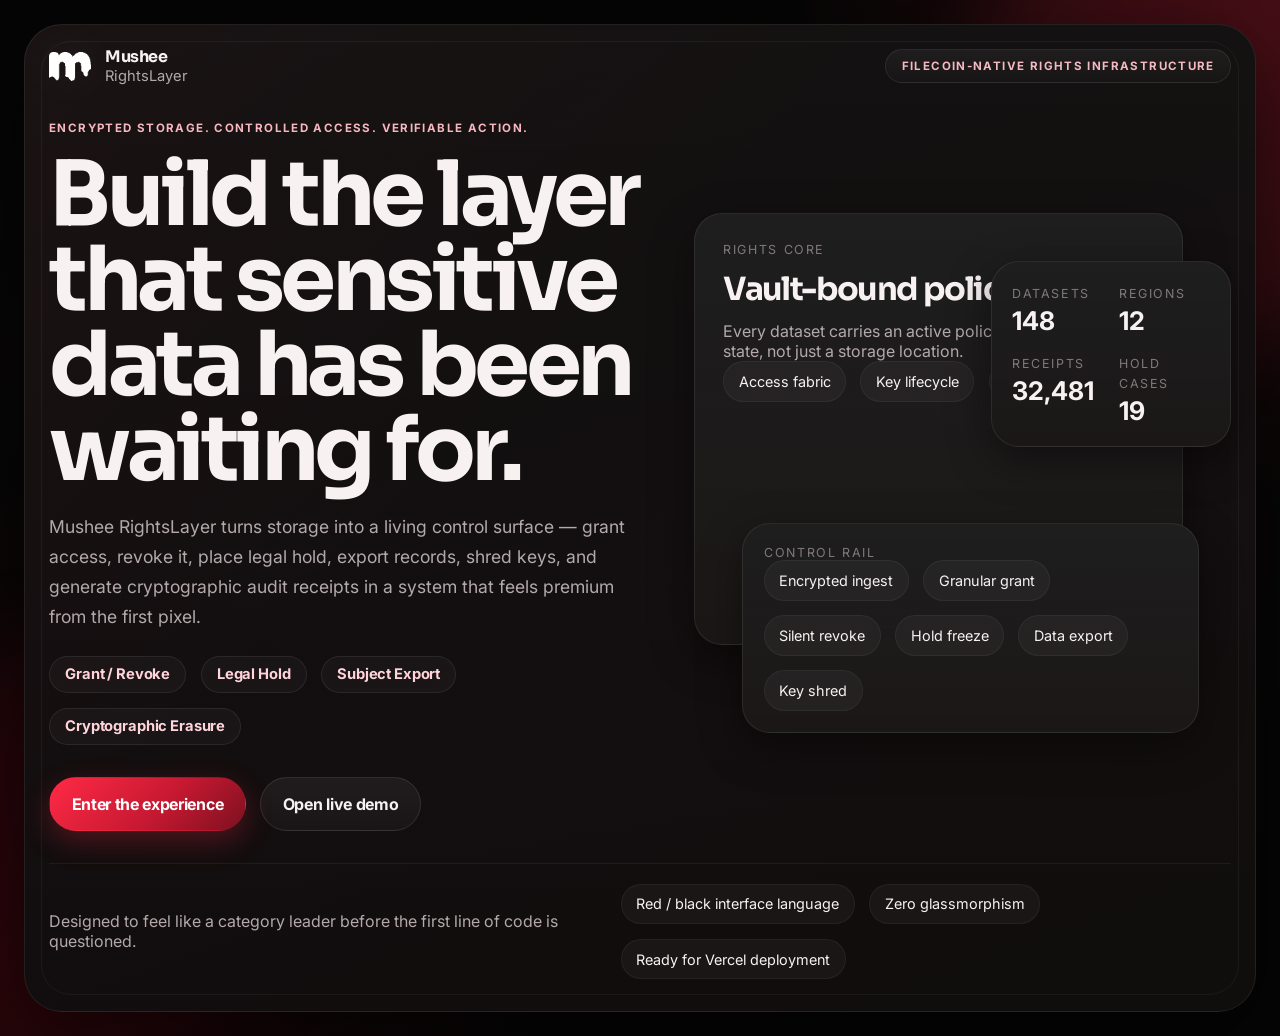
<file: index.html>
<!doctype html>
<html lang="en">
  <head>
    <meta charset="UTF-8" />
    <meta name="viewport" content="width=device-width, initial-scale=1.0" />
    <title>Mushee RightsLayer — Enter the Experience</title>
    <meta name="description" content="Mushee RightsLayer — a premium Filecoin-native rights infrastructure experience." />
    <link rel="preconnect" href="https://fonts.googleapis.com" />
    <link rel="preconnect" href="https://fonts.gstatic.com" crossorigin />
    <link href="https://fonts.googleapis.com/css2?family=Inter:wght@400;500;600;700;800;900&family=Sora:wght@400;600;700;800&display=swap" rel="stylesheet" />
    <link rel="icon" href="./assets/logo.png" />
    <link rel="stylesheet" href="./assets/styles.css" />
  </head>
  <body class="page-enter">
    <div class="ambient ambient-one"></div>
    <div class="ambient ambient-two"></div>
    <div class="noise"></div>

    <main class="gate-shell">
      <section class="gate-panel">
        <header class="gate-topbar">
          <div class="brand-lockup">
            <img src="./assets/logo.png" alt="Mushee logo" class="brand-mark" />
            <div>
              <span class="brand-name">Mushee</span>
              <span class="brand-sub">RightsLayer</span>
            </div>
          </div>
          <span class="eyebrow-chip">Filecoin-native rights infrastructure</span>
        </header>

        <div class="gate-grid">
          <div class="gate-copy">
            <p class="kicker">Encrypted storage. Controlled access. Verifiable action.</p>
            <h1>Build the layer that sensitive data has been waiting for.</h1>
            <p class="lead">
              Mushee RightsLayer turns storage into a living control surface — grant access, revoke it,
              place legal hold, export records, shred keys, and generate cryptographic audit receipts in a
              system that feels premium from the first pixel.
            </p>

            <div class="chip-row">
              <span class="signal-chip">Grant / Revoke</span>
              <span class="signal-chip">Legal Hold</span>
              <span class="signal-chip">Subject Export</span>
              <span class="signal-chip">Cryptographic Erasure</span>
            </div>

            <div class="cta-row">
              <a class="button primary" href="./experience/">Enter the experience</a>
              <a class="button secondary" href="./demo/">Open live demo</a>
            </div>
          </div>

          <div class="gate-visual">
            <div class="hero-stack">
              <article class="stack-card stack-card-primary floating-card">
                <div class="stack-label">Rights core</div>
                <h3>Vault-bound policy engine</h3>
                <p>Every dataset carries an active policy state, not just a storage location.</p>
                <div class="stack-metrics">
                  <span>Access fabric</span>
                  <span>Key lifecycle</span>
                  <span>Receipt trail</span>
                </div>
              </article>
              <article class="stack-card stack-card-secondary">
                <div class="mini-grid">
                  <div>
                    <span class="metric-label">Datasets</span>
                    <strong>148</strong>
                  </div>
                  <div>
                    <span class="metric-label">Regions</span>
                    <strong>12</strong>
                  </div>
                  <div>
                    <span class="metric-label">Receipts</span>
                    <strong>32,481</strong>
                  </div>
                  <div>
                    <span class="metric-label">Hold cases</span>
                    <strong>19</strong>
                  </div>
                </div>
              </article>
              <article class="stack-card stack-card-tertiary">
                <div class="rail-title">Control rail</div>
                <div class="rail-list">
                  <span>Encrypted ingest</span>
                  <span>Granular grant</span>
                  <span>Silent revoke</span>
                  <span>Hold freeze</span>
                  <span>Data export</span>
                  <span>Key shred</span>
                </div>
              </article>
            </div>
          </div>
        </div>

        <footer class="gate-footer">
          <p>Designed to feel like a category leader before the first line of code is questioned.</p>
          <div class="status-strip">
            <span>Red / black interface language</span>
            <span>Zero glassmorphism</span>
            <span>Ready for Vercel deployment</span>
          </div>
        </footer>
      </section>
    </main>
  </body>
</html>
</file>
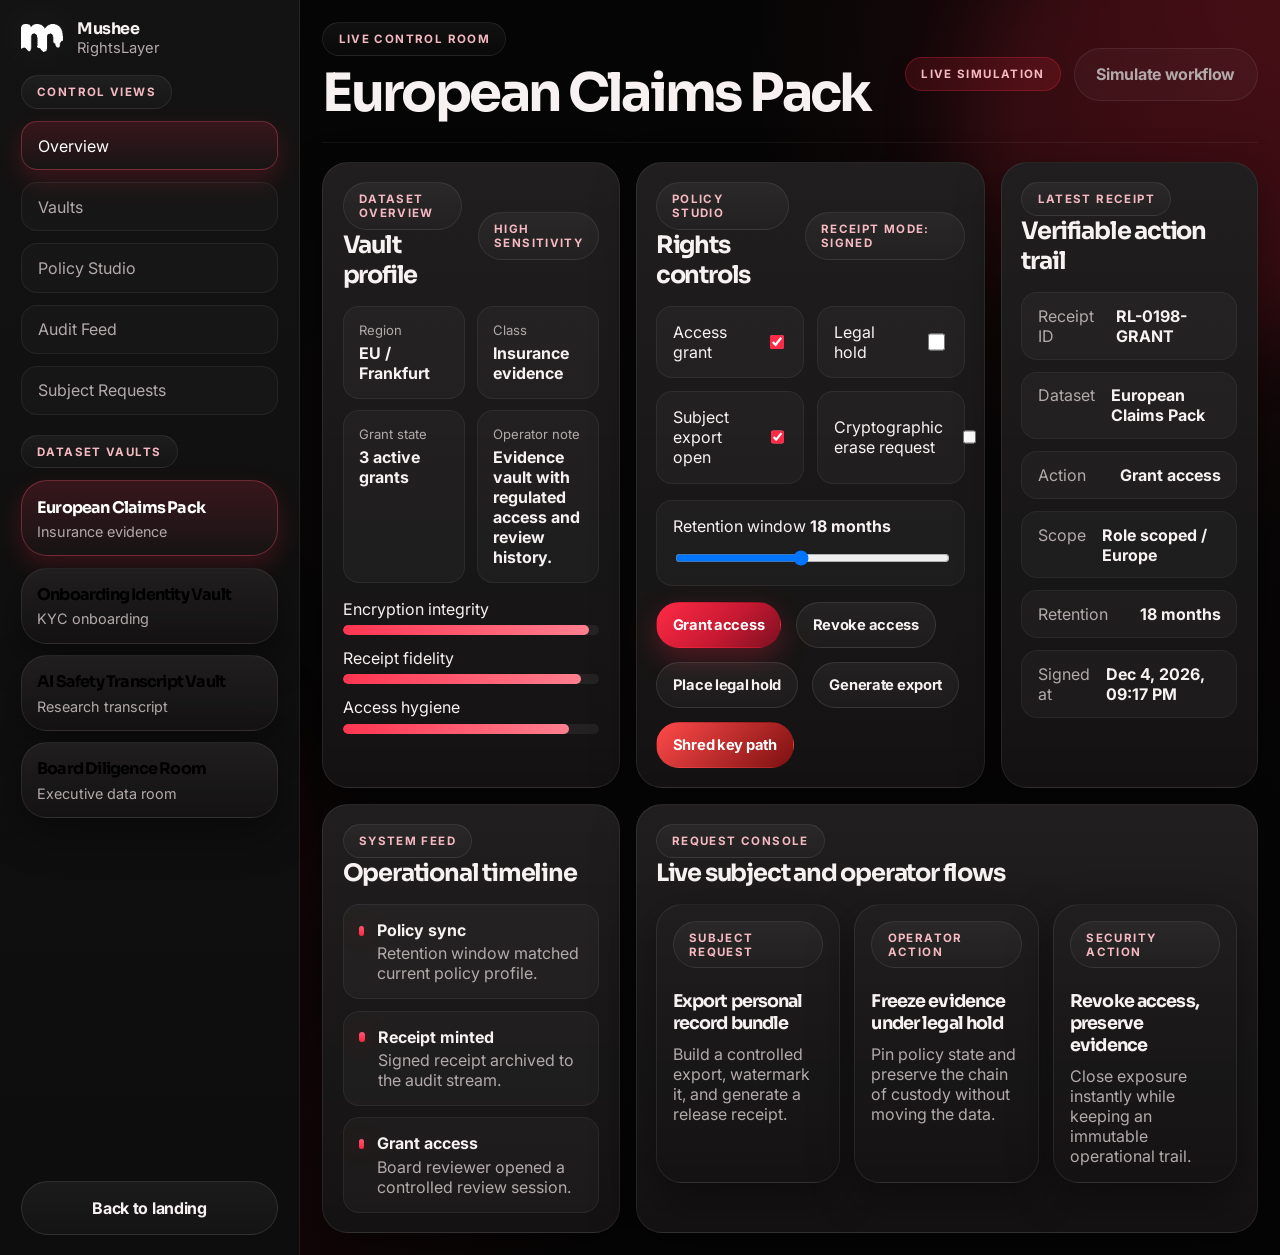
<file: demo/index.html>
<!doctype html>
<html lang="en">
  <head>
    <meta charset="UTF-8" />
    <meta name="viewport" content="width=device-width, initial-scale=1.0" />
    <title>Mushee RightsLayer — Live Demo</title>
    <meta name="description" content="Interactive live demo for Mushee RightsLayer." />
    <link rel="preconnect" href="https://fonts.googleapis.com" />
    <link rel="preconnect" href="https://fonts.gstatic.com" crossorigin />
    <link href="https://fonts.googleapis.com/css2?family=Inter:wght@400;500;600;700;800;900&family=Sora:wght@400;600;700;800&display=swap" rel="stylesheet" />
    <link rel="icon" href="../assets/logo.png" />
    <link rel="stylesheet" href="../assets/styles.css" />
  </head>
  <body class="page-demo">
    <div class="ambient ambient-one"></div>
    <div class="ambient ambient-two"></div>
    <div class="noise"></div>

    <div class="demo-layout" data-demo-root>
      <aside class="demo-sidebar">
        <a class="brand-lockup brand-link" href="../experience/">
          <img src="../assets/logo.png" alt="Mushee logo" class="brand-mark" />
          <div>
            <span class="brand-name">Mushee</span>
            <span class="brand-sub">RightsLayer</span>
          </div>
        </a>

        <div class="sidebar-group">
          <span class="sidebar-label">Control views</span>
          <button class="nav-pill active">Overview</button>
          <button class="nav-pill">Vaults</button>
          <button class="nav-pill">Policy Studio</button>
          <button class="nav-pill">Audit Feed</button>
          <button class="nav-pill">Subject Requests</button>
        </div>

        <div class="sidebar-group">
          <span class="sidebar-label">Dataset vaults</span>
          <div class="vault-list" id="vaultList"></div>
        </div>

        <div class="sidebar-foot">
          <a class="button secondary full" href="../experience/">Back to landing</a>
        </div>
      </aside>

      <main class="demo-main">
        <header class="demo-topbar">
          <div>
            <p class="topbar-kicker">Live control room</p>
            <h1 id="datasetTitle">European Claims Pack</h1>
          </div>
          <div class="topbar-actions">
            <span class="status-chip live">Live simulation</span>
            <button class="button tertiary" id="randomizeAction">Simulate workflow</button>
          </div>
        </header>

        <section class="demo-grid">
          <article class="demo-panel dataset-panel">
            <div class="panel-header-row">
              <div>
                <span class="section-kicker">Dataset overview</span>
                <h2>Vault profile</h2>
              </div>
              <span class="status-chip" id="riskBadge">High sensitivity</span>
            </div>
            <div class="dataset-meta" id="datasetMeta"></div>
            <div class="health-bars">
              <div>
                <span>Encryption integrity</span>
                <div class="bar-track"><i id="encBar"></i></div>
              </div>
              <div>
                <span>Receipt fidelity</span>
                <div class="bar-track"><i id="receiptBar"></i></div>
              </div>
              <div>
                <span>Access hygiene</span>
                <div class="bar-track"><i id="hygieneBar"></i></div>
              </div>
            </div>
          </article>

          <article class="demo-panel policy-panel">
            <div class="panel-header-row">
              <div>
                <span class="section-kicker">Policy studio</span>
                <h2>Rights controls</h2>
              </div>
              <span class="micro-tag" id="receiptMode">Receipt mode: signed</span>
            </div>

            <div class="control-grid">
              <label class="toggle-row">
                <span>Access grant</span>
                <input type="checkbox" id="grantToggle" checked />
              </label>
              <label class="toggle-row">
                <span>Legal hold</span>
                <input type="checkbox" id="holdToggle" />
              </label>
              <label class="toggle-row">
                <span>Subject export open</span>
                <input type="checkbox" id="exportToggle" checked />
              </label>
              <label class="toggle-row">
                <span>Cryptographic erase request</span>
                <input type="checkbox" id="eraseToggle" />
              </label>
            </div>

            <div class="slider-shell">
              <label for="retentionSlider">Retention window <b id="retentionValue">18 months</b></label>
              <input type="range" id="retentionSlider" min="3" max="36" step="3" value="18" />
            </div>

            <div class="action-row">
              <button class="button primary small" data-action="grant">Grant access</button>
              <button class="button secondary small" data-action="revoke">Revoke access</button>
              <button class="button secondary small" data-action="hold">Place legal hold</button>
              <button class="button secondary small" data-action="export">Generate export</button>
              <button class="button danger small" data-action="erase">Shred key path</button>
            </div>
          </article>

          <article class="demo-panel receipt-panel">
            <div class="panel-header-row">
              <div>
                <span class="section-kicker">Latest receipt</span>
                <h2>Verifiable action trail</h2>
              </div>
            </div>
            <div class="receipt-card">
              <div class="receipt-line"><span>Receipt ID</span><b id="receiptId">RL-2A14-GRANT</b></div>
              <div class="receipt-line"><span>Dataset</span><b id="receiptDataset">European Claims Pack</b></div>
              <div class="receipt-line"><span>Action</span><b id="receiptAction">Grant access</b></div>
              <div class="receipt-line"><span>Scope</span><b id="receiptScope">Role scoped / Europe</b></div>
              <div class="receipt-line"><span>Retention</span><b id="receiptRetention">18 months</b></div>
              <div class="receipt-line"><span>Signed at</span><b id="receiptTime">—</b></div>
            </div>
          </article>

          <article class="demo-panel activity-panel">
            <div class="panel-header-row">
              <div>
                <span class="section-kicker">System feed</span>
                <h2>Operational timeline</h2>
              </div>
            </div>
            <div class="activity-feed" id="activityFeed"></div>
          </article>

          <article class="demo-panel request-panel panel-span-2">
            <div class="panel-header-row">
              <div>
                <span class="section-kicker">Request console</span>
                <h2>Live subject and operator flows</h2>
              </div>
            </div>
            <div class="request-grid">
              <article class="request-card">
                <span class="request-label">Subject request</span>
                <h3>Export personal record bundle</h3>
                <p>Build a controlled export, watermark it, and generate a release receipt.</p>
              </article>
              <article class="request-card">
                <span class="request-label">Operator action</span>
                <h3>Freeze evidence under legal hold</h3>
                <p>Pin policy state and preserve the chain of custody without moving the data.</p>
              </article>
              <article class="request-card">
                <span class="request-label">Security action</span>
                <h3>Revoke access, preserve evidence</h3>
                <p>Close exposure instantly while keeping an immutable operational trail.</p>
              </article>
            </div>
          </article>
        </section>
      </main>
    </div>

    <script src="../assets/app.js"></script>
  </body>
</html>
</file>
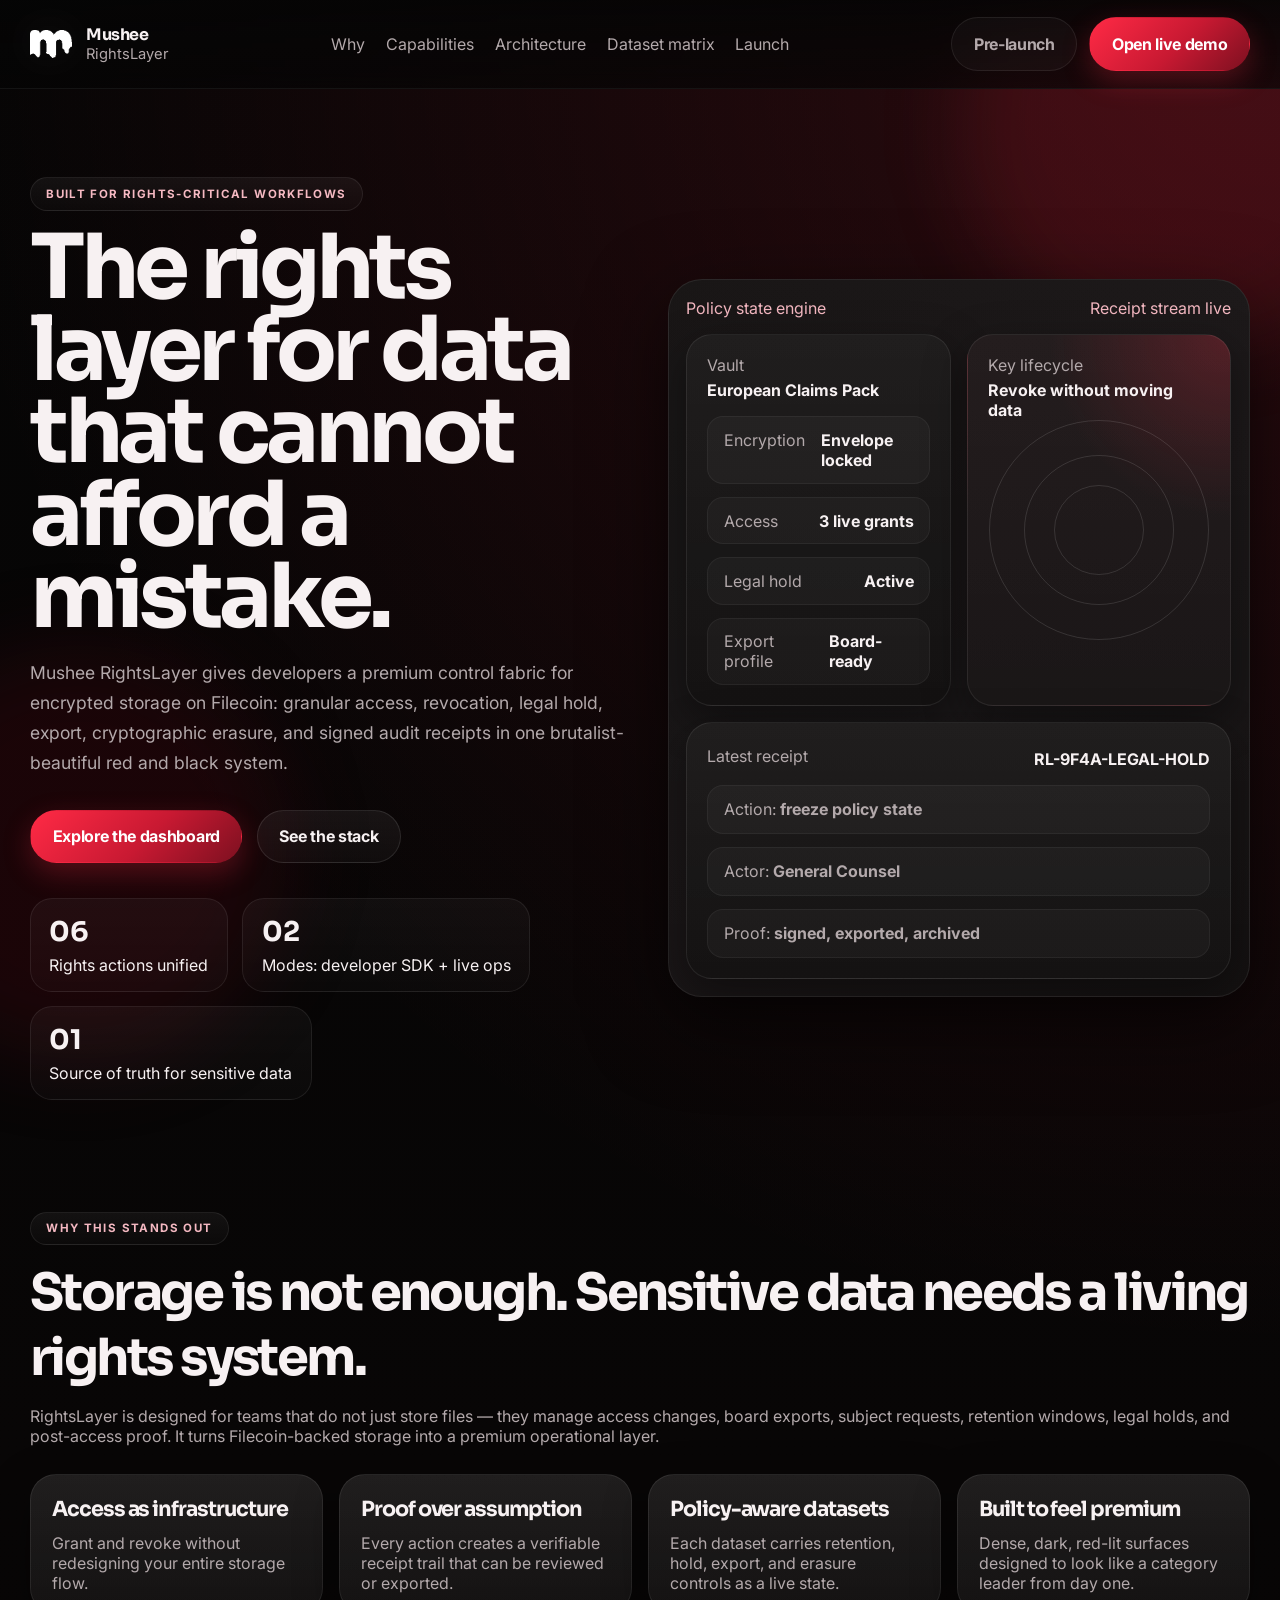
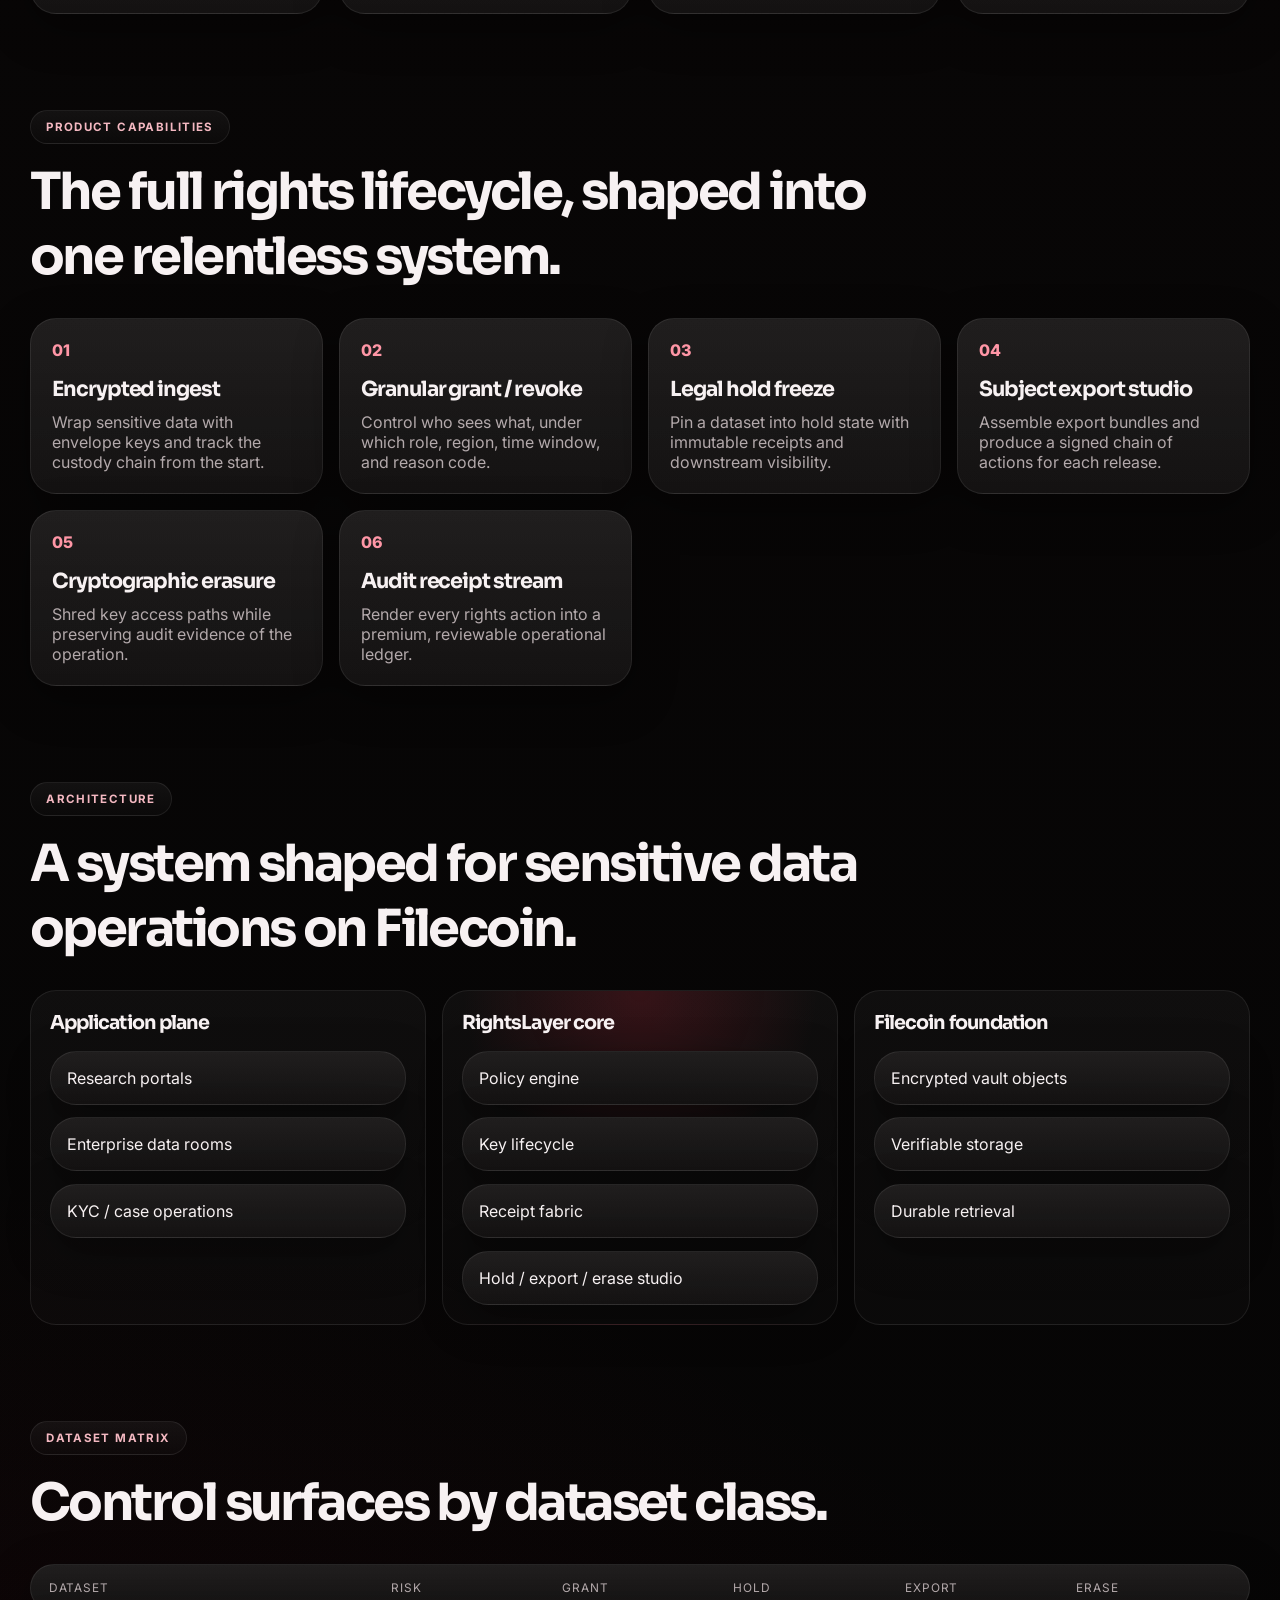
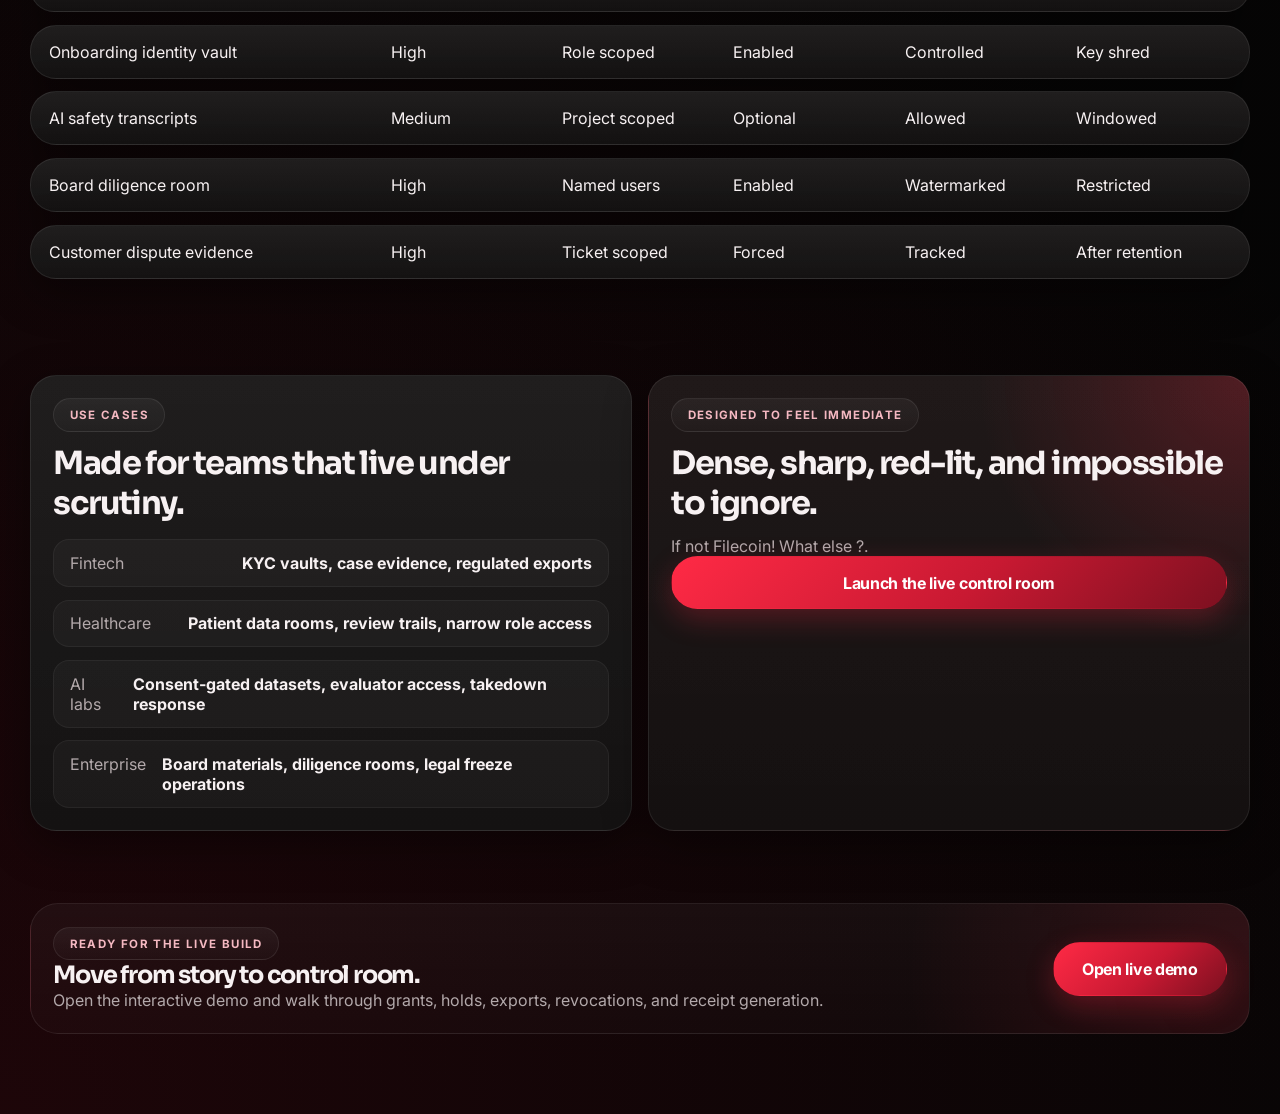
<file: experience/index.html>
<!doctype html>
<html lang="en">
  <head>
    <meta charset="UTF-8" />
    <meta name="viewport" content="width=device-width, initial-scale=1.0" />
    <title>Mushee RightsLayer — The Premium Experience</title>
    <meta name="description" content="Mushee RightsLayer — the rights layer for sensitive data workflows on Filecoin." />
    <link rel="preconnect" href="https://fonts.googleapis.com" />
    <link rel="preconnect" href="https://fonts.gstatic.com" crossorigin />
    <link href="https://fonts.googleapis.com/css2?family=Inter:wght@400;500;600;700;800;900&family=Sora:wght@400;600;700;800&display=swap" rel="stylesheet" />
    <link rel="icon" href="../assets/logo.png" />
    <link rel="stylesheet" href="../assets/styles.css" />
  </head>
  <body class="page-experience">
    <div class="ambient ambient-one"></div>
    <div class="ambient ambient-two"></div>
    <div class="noise"></div>

    <header class="site-header">
      <div class="container header-row">
        <a class="brand-lockup brand-link" href="../index.html">
          <img src="../assets/logo.png" alt="Mushee logo" class="brand-mark" />
          <div>
            <span class="brand-name">Mushee</span>
            <span class="brand-sub">RightsLayer</span>
          </div>
        </a>

        <nav class="site-nav">
          <a href="#why">Why</a>
          <a href="#capabilities">Capabilities</a>
          <a href="#architecture">Architecture</a>
          <a href="#datasets">Dataset matrix</a>
          <a href="#cta">Launch</a>
        </nav>

        <div class="header-actions">
          <a class="button tertiary" href="../index.html">Pre-launch</a>
          <a class="button primary" href="../demo/">Open live demo</a>
        </div>
      </div>
    </header>

    <main>
      <section class="hero-section container">
        <div class="hero-copy">
          <span class="eyebrow-chip">Built for rights-critical workflows</span>
          <h1>The rights layer for data that cannot afford a mistake.</h1>
          <p class="lead hero-lead">
            Mushee RightsLayer gives developers a premium control fabric for encrypted storage on Filecoin:
            granular access, revocation, legal hold, export, cryptographic erasure, and signed audit receipts
            in one brutalist-beautiful red and black system.
          </p>

          <div class="hero-actions">
            <a class="button primary" href="../demo/">Explore the dashboard</a>
            <a class="button secondary" href="#architecture">See the stack</a>
          </div>

          <div class="hero-stats">
            <article>
              <strong>06</strong>
              <span>Rights actions unified</span>
            </article>
            <article>
              <strong>02</strong>
              <span>Modes: developer SDK + live ops</span>
            </article>
            <article>
              <strong>01</strong>
              <span>Source of truth for sensitive data</span>
            </article>
          </div>
        </div>

        <div class="hero-stage">
          <div class="stage-shell">
            <div class="stage-topline">
              <span>Policy state engine</span>
              <span>Receipt stream live</span>
            </div>

            <div class="vault-stage-grid">
              <article class="panel premium-panel">
                <div class="panel-heading">
                  <span>Vault</span>
                  <strong>European Claims Pack</strong>
                </div>
                <ul class="status-list">
                  <li><span>Encryption</span><b>Envelope locked</b></li>
                  <li><span>Access</span><b>3 live grants</b></li>
                  <li><span>Legal hold</span><b>Active</b></li>
                  <li><span>Export profile</span><b>Board-ready</b></li>
                </ul>
              </article>

              <article class="panel premium-panel panel-accent">
                <div class="panel-heading">
                  <span>Key lifecycle</span>
                  <strong>Revoke without moving data</strong>
                </div>
                <div class="orbital-lines">
                  <span></span><span></span><span></span>
                </div>
              </article>

              <article class="panel premium-panel panel-wide">
                <div class="receipt-head">
                  <span>Latest receipt</span>
                  <strong>RL-9F4A-LEGAL-HOLD</strong>
                </div>
                <div class="receipt-body">
                  <p>Action: <b>freeze policy state</b></p>
                  <p>Actor: <b>General Counsel</b></p>
                  <p>Proof: <b>signed, exported, archived</b></p>
                </div>
              </article>
            </div>
          </div>
        </div>
      </section>

      <section id="why" class="section-block container">
        <div class="section-intro">
          <span class="section-kicker">Why this stands out</span>
          <h2>Storage is not enough. Sensitive data needs a living rights system.</h2>
          <p>
            RightsLayer is designed for teams that do not just store files — they manage access changes,
            board exports, subject requests, retention windows, legal holds, and post-access proof.
            It turns Filecoin-backed storage into a premium operational layer.
          </p>
        </div>

        <div class="feature-quad">
          <article class="feature-card">
            <h3>Access as infrastructure</h3>
            <p>Grant and revoke without redesigning your entire storage flow.</p>
          </article>
          <article class="feature-card">
            <h3>Proof over assumption</h3>
            <p>Every action creates a verifiable receipt trail that can be reviewed or exported.</p>
          </article>
          <article class="feature-card">
            <h3>Policy-aware datasets</h3>
            <p>Each dataset carries retention, hold, export, and erasure controls as a live state.</p>
          </article>
          <article class="feature-card">
            <h3>Built to feel premium</h3>
            <p>Dense, dark, red-lit surfaces designed to look like a category leader from day one.</p>
          </article>
        </div>
      </section>

      <section id="capabilities" class="section-block container">
        <div class="section-intro compact">
          <span class="section-kicker">Product capabilities</span>
          <h2>The full rights lifecycle, shaped into one relentless system.</h2>
        </div>

        <div class="capability-grid">
          <article class="capability-card">
            <span class="cap-index">01</span>
            <h3>Encrypted ingest</h3>
            <p>Wrap sensitive data with envelope keys and track the custody chain from the start.</p>
          </article>
          <article class="capability-card">
            <span class="cap-index">02</span>
            <h3>Granular grant / revoke</h3>
            <p>Control who sees what, under which role, region, time window, and reason code.</p>
          </article>
          <article class="capability-card">
            <span class="cap-index">03</span>
            <h3>Legal hold freeze</h3>
            <p>Pin a dataset into hold state with immutable receipts and downstream visibility.</p>
          </article>
          <article class="capability-card">
            <span class="cap-index">04</span>
            <h3>Subject export studio</h3>
            <p>Assemble export bundles and produce a signed chain of actions for each release.</p>
          </article>
          <article class="capability-card">
            <span class="cap-index">05</span>
            <h3>Cryptographic erasure</h3>
            <p>Shred key access paths while preserving audit evidence of the operation.</p>
          </article>
          <article class="capability-card">
            <span class="cap-index">06</span>
            <h3>Audit receipt stream</h3>
            <p>Render every rights action into a premium, reviewable operational ledger.</p>
          </article>
        </div>
      </section>

      <section id="architecture" class="section-block container">
        <div class="section-intro compact">
          <span class="section-kicker">Architecture</span>
          <h2>A system shaped for sensitive data operations on Filecoin.</h2>
        </div>

        <div class="architecture-shell">
          <div class="arch-column">
            <h3>Application plane</h3>
            <div class="arch-card">Research portals</div>
            <div class="arch-card">Enterprise data rooms</div>
            <div class="arch-card">KYC / case operations</div>
          </div>
          <div class="arch-column accent-column">
            <h3>RightsLayer core</h3>
            <div class="arch-card">Policy engine</div>
            <div class="arch-card">Key lifecycle</div>
            <div class="arch-card">Receipt fabric</div>
            <div class="arch-card">Hold / export / erase studio</div>
          </div>
          <div class="arch-column">
            <h3>Filecoin foundation</h3>
            <div class="arch-card">Encrypted vault objects</div>
            <div class="arch-card">Verifiable storage</div>
            <div class="arch-card">Durable retrieval</div>
          </div>
        </div>
      </section>

      <section id="datasets" class="section-block container">
        <div class="section-intro compact">
          <span class="section-kicker">Dataset matrix</span>
          <h2>Control surfaces by dataset class.</h2>
        </div>

        <div class="matrix-shell">
          <div class="matrix-row matrix-head">
            <span>Dataset</span>
            <span>Risk</span>
            <span>Grant</span>
            <span>Hold</span>
            <span>Export</span>
            <span>Erase</span>
          </div>
          <div class="matrix-row">
            <span>Onboarding identity vault</span>
            <span>High</span>
            <span>Role scoped</span>
            <span>Enabled</span>
            <span>Controlled</span>
            <span>Key shred</span>
          </div>
          <div class="matrix-row">
            <span>AI safety transcripts</span>
            <span>Medium</span>
            <span>Project scoped</span>
            <span>Optional</span>
            <span>Allowed</span>
            <span>Windowed</span>
          </div>
          <div class="matrix-row">
            <span>Board diligence room</span>
            <span>High</span>
            <span>Named users</span>
            <span>Enabled</span>
            <span>Watermarked</span>
            <span>Restricted</span>
          </div>
          <div class="matrix-row">
            <span>Customer dispute evidence</span>
            <span>High</span>
            <span>Ticket scoped</span>
            <span>Forced</span>
            <span>Tracked</span>
            <span>After retention</span>
          </div>
        </div>
      </section>

      <section class="section-block container">
        <div class="split-showcase">
          <article class="showcase-panel">
            <span class="section-kicker">Use cases</span>
            <h3>Made for teams that live under scrutiny.</h3>
            <ul class="usecase-list">
              <li><span>Fintech</span><b>KYC vaults, case evidence, regulated exports</b></li>
              <li><span>Healthcare</span><b>Patient data rooms, review trails, narrow role access</b></li>
              <li><span>AI labs</span><b>Consent-gated datasets, evaluator access, takedown response</b></li>
              <li><span>Enterprise</span><b>Board materials, diligence rooms, legal freeze operations</b></li>
            </ul>
          </article>
          <article class="showcase-panel showcase-dark">
            <span class="section-kicker">Designed to feel immediate</span>
            <h3>Dense, sharp, red-lit, and impossible to ignore.</h3>
            <p>
              If not Filecoin! What else ?.
            </p>
            <a class="button primary full" href="../demo/">Launch the live control room</a>
          </article>
        </div>
      </section>

      <section id="cta" class="cta-block container">
        <div>
          <span class="section-kicker">Ready for the live build</span>
          <h2>Move from story to control room.</h2>
          <p>Open the interactive demo and walk through grants, holds, exports, revocations, and receipt generation.</p>
        </div>
        <a class="button primary large" href="../demo/">Open live demo</a>
      </section>
    </main>

    <script src="../assets/app.js"></script>
  </body>
</html>
</file>
<file: assets/styles.css>
:root {
  --bg: #040404;
  --bg-2: #0b0607;
  --panel: #111010;
  --panel-2: #171415;
  --panel-3: #1d1718;
  --line: rgba(255, 255, 255, 0.08);
  --line-strong: rgba(255, 255, 255, 0.16);
  --text: #f7f1f2;
  --muted: #b3a9ab;
  --muted-2: #81787a;
  --accent: #ff2a45;
  --accent-2: #ff4f62;
  --accent-deep: #7e0f20;
  --accent-glow: rgba(255, 42, 69, 0.2);
  --danger: #ff5b5b;
  --shadow-heavy: 0 24px 80px rgba(0, 0, 0, 0.55);
  --shadow-soft: 0 14px 44px rgba(0, 0, 0, 0.4);
  --radius-xl: 32px;
  --radius-lg: 24px;
  --radius-md: 18px;
  --radius-sm: 14px;
  --container: 1220px;
}

* { box-sizing: border-box; }
html { scroll-behavior: smooth; }
body {
  margin: 0;
  min-height: 100vh;
  background:
    radial-gradient(circle at top right, rgba(255, 42, 69, 0.16), transparent 30%),
    radial-gradient(circle at 0% 100%, rgba(140, 9, 27, 0.18), transparent 34%),
    linear-gradient(180deg, #050505 0%, #080606 34%, #050505 100%);
  color: var(--text);
  font-family: 'Inter', system-ui, -apple-system, BlinkMacSystemFont, 'Segoe UI', sans-serif;
  position: relative;
  overflow-x: hidden;
}

a { color: inherit; text-decoration: none; }
img { display: block; max-width: 100%; }
button, input, select { font: inherit; }

.noise {
  position: fixed;
  inset: 0;
  pointer-events: none;
  opacity: 0.08;
  background-image:
    radial-gradient(circle at 20% 20%, rgba(255,255,255,0.18) 0 0.5px, transparent 0.6px),
    radial-gradient(circle at 80% 30%, rgba(255,255,255,0.08) 0 0.5px, transparent 0.6px),
    radial-gradient(circle at 35% 70%, rgba(255,255,255,0.08) 0 0.5px, transparent 0.6px),
    radial-gradient(circle at 65% 80%, rgba(255,255,255,0.08) 0 0.5px, transparent 0.6px);
  background-size: 18px 18px;
  mix-blend-mode: soft-light;
}

.ambient {
  position: fixed;
  border-radius: 999px;
  filter: blur(40px);
  pointer-events: none;
  z-index: -1;
}
.ambient-one {
  width: 28rem;
  height: 28rem;
  background: rgba(255, 42, 69, 0.12);
  top: -6rem;
  right: -8rem;
}
.ambient-two {
  width: 26rem;
  height: 26rem;
  background: rgba(102, 8, 22, 0.22);
  bottom: -10rem;
  left: -8rem;
}

.container {
  width: min(var(--container), calc(100% - 2rem));
  margin: 0 auto;
}

.brand-lockup {
  display: flex;
  align-items: center;
  gap: 0.9rem;
}
.brand-link { transition: transform 180ms ease, opacity 180ms ease; }
.brand-link:hover { transform: translateY(-1px); opacity: 0.95; }
.brand-mark {
  width: 42px;
  height: auto;
  filter: drop-shadow(0 0 22px rgba(255, 255, 255, 0.08));
}
.brand-name,
.brand-sub {
  display: block;
  line-height: 1;
}
.brand-name {
  font-family: 'Sora', sans-serif;
  font-weight: 700;
  letter-spacing: -0.03em;
}
.brand-sub {
  color: var(--muted);
  font-size: 0.92rem;
  margin-top: 0.24rem;
}

.eyebrow-chip,
.status-chip,
.micro-tag,
.signal-chip,
.sidebar-label,
.request-label,
.section-kicker,
.kicker,
.topbar-kicker {
  display: inline-flex;
  align-items: center;
  gap: 0.5rem;
  width: fit-content;
  border: 1px solid rgba(255,255,255,0.08);
  border-radius: 999px;
  background: linear-gradient(180deg, rgba(255, 255, 255, 0.05), rgba(255, 255, 255, 0.02));
  padding: 0.55rem 0.95rem;
  color: #f5b9c2;
  text-transform: uppercase;
  letter-spacing: 0.12em;
  font-size: 0.72rem;
  font-weight: 700;
}

.button {
  display: inline-flex;
  align-items: center;
  justify-content: center;
  gap: 0.7rem;
  border-radius: 999px;
  border: 1px solid transparent;
  padding: 0.98rem 1.35rem;
  font-weight: 700;
  letter-spacing: -0.02em;
  transition: transform 180ms ease, box-shadow 180ms ease, border-color 180ms ease, background 180ms ease;
  cursor: pointer;
}
.button:hover { transform: translateY(-1px); }
.button.primary {
  color: white;
  background: linear-gradient(135deg, var(--accent), #c81932 55%, #7d1020 100%);
  box-shadow: 0 10px 28px rgba(255, 42, 69, 0.26);
}
.button.secondary {
  color: var(--text);
  background: linear-gradient(180deg, rgba(255,255,255,0.06), rgba(255,255,255,0.03));
  border-color: rgba(255,255,255,0.1);
}
.button.tertiary {
  color: var(--muted);
  background: rgba(255,255,255,0.03);
  border-color: rgba(255,255,255,0.08);
}
.button.danger {
  color: white;
  background: linear-gradient(135deg, #ff4a4a, #7d1010);
}
.button.small { padding: 0.8rem 1rem; font-size: 0.92rem; }
.button.large { padding-inline: 1.75rem; min-height: 54px; }
.button.full { width: 100%; }

h1, h2, h3, h4 {
  font-family: 'Sora', sans-serif;
  letter-spacing: -0.05em;
  margin: 0;
}

p { margin: 0; color: var(--muted); }

/* Entry page */
.gate-shell {
  min-height: 100vh;
  display: grid;
  place-items: center;
  padding: 1.5rem;
}
.gate-panel {
  width: min(1320px, 100%);
  min-height: calc(100vh - 3rem);
  border: 1px solid rgba(255,255,255,0.08);
  border-radius: 38px;
  background:
    linear-gradient(180deg, rgba(255,255,255,0.03), rgba(255,255,255,0.015)),
    linear-gradient(135deg, rgba(255, 42, 69, 0.04), transparent 40%),
    linear-gradient(160deg, #090909, #0e090a 60%, #0c0909);
  box-shadow: var(--shadow-heavy);
  padding: 1.5rem 1.5rem 2rem;
  display: flex;
  flex-direction: column;
  justify-content: space-between;
  overflow: hidden;
  position: relative;
}
.gate-panel::after {
  content: '';
  position: absolute;
  inset: 1rem;
  border-radius: 30px;
  border: 1px solid rgba(255,255,255,0.05);
  pointer-events: none;
}
.gate-topbar,
.gate-footer,
.header-row,
.demo-topbar,
.panel-header-row,
.receipt-head,
.stage-topline {
  display: flex;
  align-items: center;
  justify-content: space-between;
  gap: 1rem;
}
.gate-grid {
  display: grid;
  grid-template-columns: 1.06fr 0.94fr;
  gap: 2.5rem;
  align-items: center;
  flex: 1;
  padding: 2rem 0;
}
.gate-copy h1 {
  font-size: clamp(3.2rem, 7vw, 6.6rem);
  line-height: 0.95;
  max-width: 11ch;
  margin-top: 1rem;
}
.kicker {
  border: none;
  background: none;
  color: #f7b7c0;
  padding: 0;
}
.lead {
  font-size: 1.1rem;
  line-height: 1.7;
  max-width: 60ch;
  margin-top: 1.25rem;
}
.chip-row,
.cta-row,
.hero-actions,
.hero-stats,
.action-row,
.status-strip,
.stack-metrics,
.rail-list,
.request-grid {
  display: flex;
  flex-wrap: wrap;
  gap: 0.9rem;
}
.chip-row { margin-top: 1.5rem; }
.cta-row { margin-top: 2rem; }
.signal-chip {
  color: #ffd4db;
  background: rgba(255,255,255,0.03);
  border-color: rgba(255,255,255,0.08);
  text-transform: none;
  letter-spacing: -0.01em;
  font-size: 0.92rem;
}
.gate-visual { display: flex; justify-content: flex-end; }
.hero-stack {
  width: min(560px, 100%);
  min-height: 520px;
  position: relative;
}
.stack-card {
  position: absolute;
  border-radius: 28px;
  border: 1px solid rgba(255,255,255,0.08);
  background:
    linear-gradient(180deg, rgba(255,255,255,0.06), rgba(255,255,255,0.03)),
    linear-gradient(180deg, #101010, #141010);
  box-shadow: var(--shadow-soft);
}
.stack-card-primary {
  inset: 0 3rem 5.5rem 0;
  padding: 1.75rem;
}
.stack-card-secondary {
  right: 0;
  top: 3rem;
  width: 240px;
  padding: 1.25rem;
}
.stack-card-tertiary {
  left: 3rem;
  right: 2rem;
  bottom: 0;
  padding: 1.3rem;
}
.floating-card { animation: floatCard 7s ease-in-out infinite; }
@keyframes floatCard {
  0%, 100% { transform: translateY(0px); }
  50% { transform: translateY(-10px); }
}
.stack-card h3 {
  font-size: 2rem;
  margin: 0.75rem 0 0.75rem;
}
.stack-card p { max-width: 32ch; }
.stack-label,
.rail-title,
.metric-label {
  font-size: 0.78rem;
  text-transform: uppercase;
  letter-spacing: 0.13em;
  color: var(--muted-2);
}
.stack-metrics span,
.rail-list span,
.status-strip span {
  padding: 0.68rem 0.9rem;
  border-radius: 999px;
  background: rgba(255,255,255,0.04);
  border: 1px solid rgba(255,255,255,0.05);
  color: var(--text);
  font-size: 0.9rem;
}
.mini-grid {
  display: grid;
  grid-template-columns: repeat(2, minmax(0, 1fr));
  gap: 1rem;
}
.mini-grid strong {
  display: block;
  font-size: 1.6rem;
  margin-top: 0.2rem;
}
.gate-footer {
  padding-top: 1.25rem;
  border-top: 1px solid rgba(255,255,255,0.06);
}

/* Experience */
.site-header {
  position: sticky;
  top: 0;
  z-index: 50;
  backdrop-filter: blur(10px);
  background: linear-gradient(180deg, rgba(5,5,5,0.92), rgba(5,5,5,0.68));
  border-bottom: 1px solid rgba(255,255,255,0.06);
}
.header-row { min-height: 88px; }
.site-nav {
  display: flex;
  gap: 1.3rem;
  color: var(--muted);
}
.site-nav a {
  position: relative;
  padding: 0.35rem 0;
}
.site-nav a::after {
  content: '';
  position: absolute;
  left: 0;
  bottom: -0.1rem;
  width: 100%;
  height: 1px;
  background: var(--accent);
  transform: scaleX(0);
  transform-origin: left;
  transition: transform 180ms ease;
}
.site-nav a:hover::after { transform: scaleX(1); }
.header-actions { display: flex; gap: 0.75rem; }
.hero-section {
  display: grid;
  grid-template-columns: 1.02fr 0.98fr;
  gap: 2rem;
  align-items: center;
  padding: 5.5rem 0 4rem;
}
.hero-copy h1 {
  font-size: clamp(3.6rem, 7vw, 6.8rem);
  line-height: 0.92;
  margin-top: 1rem;
  max-width: 11ch;
}
.hero-lead { max-width: 58ch; margin-top: 1.2rem; }
.hero-actions { margin-top: 2rem; }
.hero-stats { margin-top: 2.2rem; }
.hero-stats article {
  padding: 1rem 1.15rem;
  min-width: 170px;
  border-radius: 22px;
  border: 1px solid rgba(255,255,255,0.08);
  background: linear-gradient(180deg, rgba(255,255,255,0.04), rgba(255,255,255,0.02));
}
.hero-stats strong {
  display: block;
  font-family: 'Sora', sans-serif;
  font-size: 1.7rem;
  margin-bottom: 0.35rem;
}
.stage-shell {
  padding: 1.1rem;
  border-radius: 34px;
  border: 1px solid rgba(255,255,255,0.08);
  background:
    linear-gradient(180deg, rgba(255,255,255,0.04), rgba(255,255,255,0.02)),
    linear-gradient(140deg, #100d0d, #151112 55%, #0f0c0c);
  box-shadow: var(--shadow-heavy);
}
.stage-topline,
.topbar-kicker,
.section-kicker { color: #f4b8c1; }
.vault-stage-grid {
  margin-top: 1rem;
  display: grid;
  grid-template-columns: repeat(2, minmax(0, 1fr));
  gap: 1rem;
}
.premium-panel,
.demo-panel,
.showcase-panel,
.feature-card,
.capability-card,
.arch-card,
.matrix-row,
.request-card,
.vault-item {
  border-radius: 26px;
  border: 1px solid rgba(255,255,255,0.08);
  background:
    linear-gradient(180deg, rgba(255,255,255,0.05), rgba(255,255,255,0.02)),
    linear-gradient(180deg, #141212, #0f0d0d);
  box-shadow: var(--shadow-soft);
}
.premium-panel { padding: 1.25rem; }
.panel-wide { grid-column: 1 / -1; }
.panel-accent {
  background:
    radial-gradient(circle at top right, rgba(255,42,69,0.22), transparent 40%),
    linear-gradient(180deg, rgba(255,255,255,0.05), rgba(255,255,255,0.03)),
    linear-gradient(180deg, #181112, #130f10);
}
.panel-heading span,
.receipt-head span { color: var(--muted); display: block; }
.panel-heading strong,
.receipt-head strong { display: block; margin-top: 0.35rem; }
.status-list {
  list-style: none;
  padding: 0;
  margin: 1rem 0 0;
  display: grid;
  gap: 0.8rem;
}
.status-list li,
.usecase-list li,
.receipt-line {
  display: flex;
  justify-content: space-between;
  gap: 1rem;
  padding: 0.8rem 0.95rem;
  border-radius: 16px;
  background: rgba(255,255,255,0.03);
  border: 1px solid rgba(255,255,255,0.05);
}
.status-list span,
.usecase-list span,
.receipt-line span { color: var(--muted); }
.orbital-lines {
  min-height: 220px;
  position: relative;
  overflow: hidden;
}
.orbital-lines span {
  position: absolute;
  inset: 50% auto auto 50%;
  border-radius: 999px;
  border: 1px solid rgba(255,255,255,0.12);
  transform: translate(-50%, -50%);
}
.orbital-lines span:nth-child(1) { width: 90px; height: 90px; }
.orbital-lines span:nth-child(2) { width: 150px; height: 150px; }
.orbital-lines span:nth-child(3) { width: 220px; height: 220px; }
.receipt-body { display: grid; gap: 0.8rem; margin-top: 1rem; }
.receipt-body p {
  padding: 0.85rem 0.95rem;
  border-radius: 16px;
  background: rgba(255,255,255,0.03);
  border: 1px solid rgba(255,255,255,0.05);
}
.section-block { padding: 3rem 0; }
.section-intro {
  display: grid;
  gap: 0.95rem;
  margin-bottom: 1.8rem;
}
.section-intro h2 { font-size: clamp(2rem, 4vw, 3.2rem); }
.section-intro.compact { max-width: 860px; }
.feature-quad,
.capability-grid {
  display: grid;
  grid-template-columns: repeat(4, minmax(0, 1fr));
  gap: 1rem;
}
.feature-card,
.capability-card { padding: 1.3rem; }
.feature-card h3,
.capability-card h3 { font-size: 1.3rem; margin-bottom: 0.65rem; }
.cap-index {
  display: inline-flex;
  margin-bottom: 1rem;
  color: #ff96a6;
  font-weight: 800;
}
.architecture-shell {
  display: grid;
  grid-template-columns: repeat(3, minmax(0, 1fr));
  gap: 1rem;
}
.arch-column {
  padding: 1.2rem;
  border-radius: 26px;
  border: 1px solid rgba(255,255,255,0.08);
  background: linear-gradient(180deg, rgba(255,255,255,0.04), rgba(255,255,255,0.02));
}
.arch-column h3 { margin-bottom: 1rem; font-size: 1.2rem; }
.arch-card { padding: 1rem; margin-bottom: 0.8rem; }
.arch-card:last-child { margin-bottom: 0; }
.accent-column {
  background:
    radial-gradient(circle at top center, rgba(255,42,69,0.16), transparent 46%),
    linear-gradient(180deg, rgba(255,255,255,0.04), rgba(255,255,255,0.02));
}
.matrix-shell {
  display: grid;
  gap: 0.8rem;
}
.matrix-row {
  display: grid;
  grid-template-columns: 2.1fr repeat(5, minmax(0, 1fr));
  gap: 1rem;
  padding: 1rem 1.1rem;
  align-items: center;
}
.matrix-head {
  color: var(--muted);
  text-transform: uppercase;
  letter-spacing: 0.08em;
  font-size: 0.74rem;
}
.split-showcase {
  display: grid;
  grid-template-columns: repeat(2, minmax(0, 1fr));
  gap: 1rem;
}
.showcase-panel { padding: 1.4rem; }
.showcase-panel h3 { font-size: 2rem; margin: 0.7rem 0 0.8rem; }
.usecase-list {
  list-style: none;
  padding: 0;
  margin: 1rem 0 0;
  display: grid;
  gap: 0.8rem;
}
.showcase-dark {
  background:
    radial-gradient(circle at top right, rgba(255,42,69,0.22), transparent 36%),
    linear-gradient(180deg, rgba(255,255,255,0.04), rgba(255,255,255,0.02)),
    linear-gradient(180deg, #171010, #0f0b0b);
}
.cta-block {
  margin: 1.5rem auto 5rem;
  padding: 1.4rem;
  border-radius: 28px;
  border: 1px solid rgba(255,255,255,0.08);
  display: flex;
  align-items: center;
  justify-content: space-between;
  gap: 1rem;
  background:
    radial-gradient(circle at right, rgba(255,42,69,0.14), transparent 28%),
    linear-gradient(180deg, rgba(255,255,255,0.04), rgba(255,255,255,0.02));
}

/* Demo page */
.page-demo { min-height: 100vh; }
.demo-layout {
  min-height: 100vh;
  display: grid;
  grid-template-columns: 300px 1fr;
}
.demo-sidebar {
  padding: 1.3rem;
  border-right: 1px solid rgba(255,255,255,0.07);
  background:
    linear-gradient(180deg, rgba(255,255,255,0.03), rgba(255,255,255,0.015)),
    linear-gradient(180deg, #0c0b0b, #090909);
  position: sticky;
  top: 0;
  min-height: 100vh;
  display: flex;
  flex-direction: column;
  gap: 1.25rem;
}
.sidebar-group {
  display: grid;
  gap: 0.75rem;
}
.nav-pill,
.vault-item {
  width: 100%;
  text-align: left;
  cursor: pointer;
}
.nav-pill {
  padding: 0.85rem 1rem;
  border-radius: 16px;
  border: 1px solid rgba(255,255,255,0.06);
  background: rgba(255,255,255,0.025);
  color: var(--muted);
}
.nav-pill.active,
.vault-item.active {
  color: white;
  border-color: rgba(255, 84, 108, 0.34);
  background:
    linear-gradient(180deg, rgba(255, 50, 79, 0.14), rgba(255,255,255,0.03)),
    linear-gradient(180deg, #171112, #110d0d);
  box-shadow: 0 10px 24px rgba(255,42,69,0.18);
}
.vault-list { display: grid; gap: 0.7rem; }
.vault-item { padding: 0.95rem; }
.vault-item h3 { font-size: 1rem; margin-bottom: 0.35rem; }
.vault-item p { font-size: 0.9rem; }
.sidebar-foot { margin-top: auto; }
.demo-main {
  padding: 1.4rem;
}
.demo-topbar {
  padding-bottom: 1rem;
  border-bottom: 1px solid rgba(255,255,255,0.06);
}
.demo-topbar h1 { font-size: clamp(2rem, 5vw, 3.3rem); margin-top: 0.25rem; }
.topbar-actions { display: flex; gap: 0.8rem; align-items: center; }
.status-chip.live {
  background: rgba(255,42,69,0.14);
  border-color: rgba(255,42,69,0.28);
}
.demo-grid {
  margin-top: 1.2rem;
  display: grid;
  grid-template-columns: 1.02fr 1.2fr 0.88fr;
  gap: 1rem;
}
.demo-panel {
  padding: 1.2rem;
  min-height: 250px;
}
.panel-span-2 { grid-column: span 2; }
.dataset-meta {
  display: grid;
  grid-template-columns: repeat(2, minmax(0, 1fr));
  gap: 0.7rem;
  margin-top: 1rem;
}
.dataset-meta .meta-card {
  padding: 0.95rem;
  border-radius: 16px;
  border: 1px solid rgba(255,255,255,0.06);
  background: rgba(255,255,255,0.03);
}
.meta-card span { color: var(--muted); font-size: 0.82rem; display: block; }
.meta-card strong { display: block; margin-top: 0.28rem; }
.health-bars {
  margin-top: 1rem;
  display: grid;
  gap: 0.8rem;
}
.bar-track {
  margin-top: 0.4rem;
  width: 100%;
  height: 10px;
  border-radius: 999px;
  background: rgba(255,255,255,0.06);
  overflow: hidden;
}
.bar-track i {
  display: block;
  height: 100%;
  border-radius: inherit;
  background: linear-gradient(90deg, #ff3551, #ff7f8f);
}
.control-grid {
  display: grid;
  grid-template-columns: repeat(2, minmax(0, 1fr));
  gap: 0.8rem;
  margin-top: 1rem;
}
.toggle-row {
  padding: 0.95rem 1rem;
  border-radius: 16px;
  border: 1px solid rgba(255,255,255,0.06);
  background: rgba(255,255,255,0.03);
  display: flex;
  align-items: center;
  justify-content: space-between;
  gap: 1rem;
}
.toggle-row input {
  width: 18px;
  height: 18px;
  accent-color: var(--accent);
}
.slider-shell {
  margin-top: 1rem;
  padding: 0.95rem 1rem;
  border-radius: 16px;
  border: 1px solid rgba(255,255,255,0.06);
  background: rgba(255,255,255,0.03);
}
.slider-shell input[type="range"] {
  width: 100%;
  margin-top: 0.9rem;
}
.action-row { margin-top: 1rem; }
.receipt-card {
  display: grid;
  gap: 0.75rem;
  margin-top: 1rem;
}
.activity-feed {
  display: grid;
  gap: 0.7rem;
  margin-top: 1rem;
}
.activity-item {
  display: flex;
  gap: 0.8rem;
  align-items: flex-start;
  padding: 0.95rem;
  border-radius: 16px;
  border: 1px solid rgba(255,255,255,0.06);
  background: rgba(255,255,255,0.03);
}
.activity-dot {
  width: 10px;
  height: 10px;
  margin-top: 0.35rem;
  border-radius: 999px;
  background: linear-gradient(180deg, #ff5670, #ff2643);
  box-shadow: 0 0 20px rgba(255, 42, 69, 0.35);
}
.activity-item strong { display: block; margin-bottom: 0.2rem; }
.request-grid {
  margin-top: 1rem;
  display: grid;
  grid-template-columns: repeat(3, minmax(0, 1fr));
}
.request-card { padding: 1rem; }
.request-card h3 { font-size: 1.1rem; margin: 0.65rem 0; }
.request-label { margin-bottom: 0.7rem; }

@media (max-width: 1200px) {
  .gate-grid,
  .hero-section,
  .feature-quad,
  .capability-grid,
  .architecture-shell,
  .split-showcase,
  .demo-grid {
    grid-template-columns: 1fr;
  }
  .hero-stage,
  .gate-visual { justify-content: stretch; }
  .request-grid,
  .control-grid,
  .dataset-meta,
  .vault-stage-grid { grid-template-columns: 1fr; }
  .matrix-row { grid-template-columns: 1.5fr repeat(5, minmax(0, 1fr)); }
  .demo-layout { grid-template-columns: 1fr; }
  .demo-sidebar {
    position: relative;
    min-height: auto;
    border-right: none;
    border-bottom: 1px solid rgba(255,255,255,0.07);
  }
}

@media (max-width: 860px) {
  .site-nav,
  .header-actions .button.tertiary,
  .gate-footer,
  .status-strip { display: none; }
  .container { width: min(var(--container), calc(100% - 1.2rem)); }
  .gate-panel { padding: 1rem; min-height: auto; }
  .gate-grid { padding: 1rem 0 1.5rem; }
  .gate-copy h1,
  .hero-copy h1 { font-size: clamp(2.8rem, 13vw, 4.4rem); }
  .hero-stats,
  .cta-block,
  .header-row,
  .demo-topbar,
  .request-grid { flex-direction: column; align-items: flex-start; }
  .cta-block { align-items: flex-start; }
  .matrix-row {
    grid-template-columns: 1fr;
    padding: 1rem;
  }
  .matrix-head { display: none; }
  .panel-span-2 { grid-column: auto; }
}
</file>
